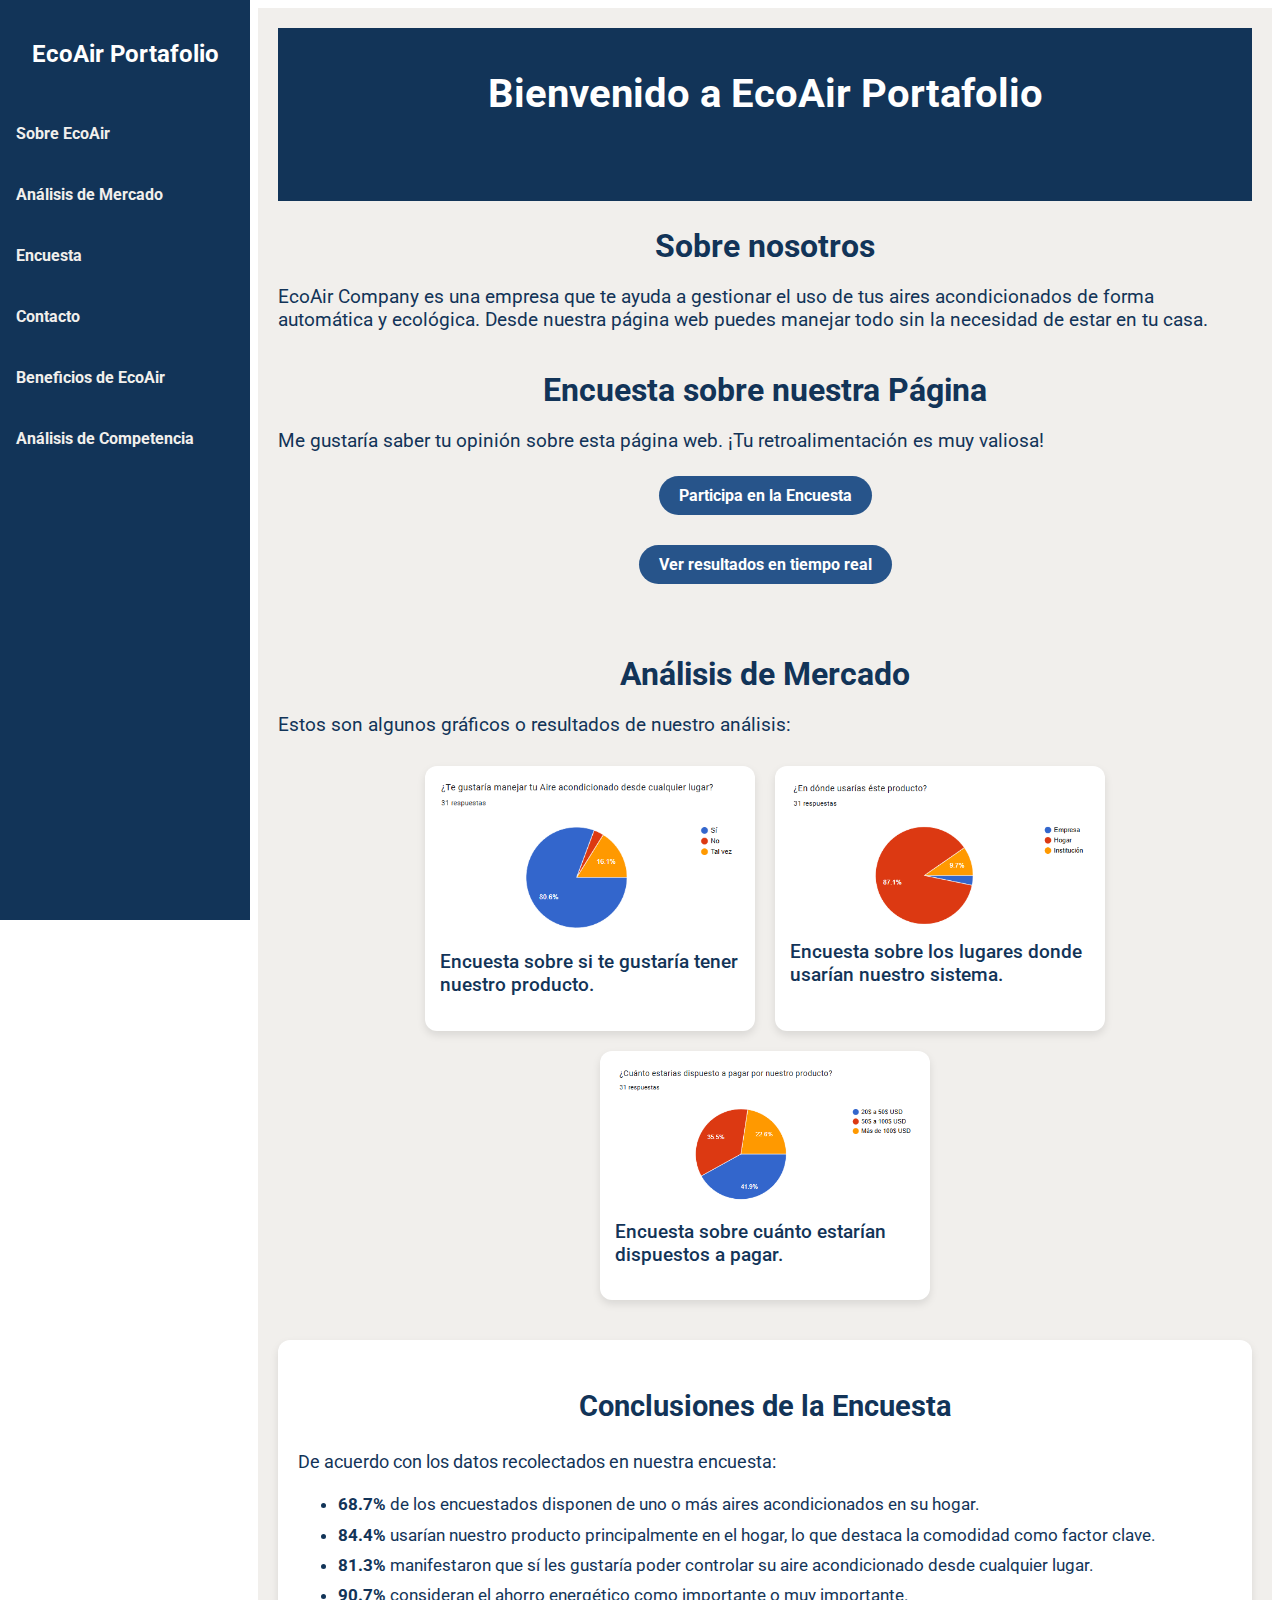
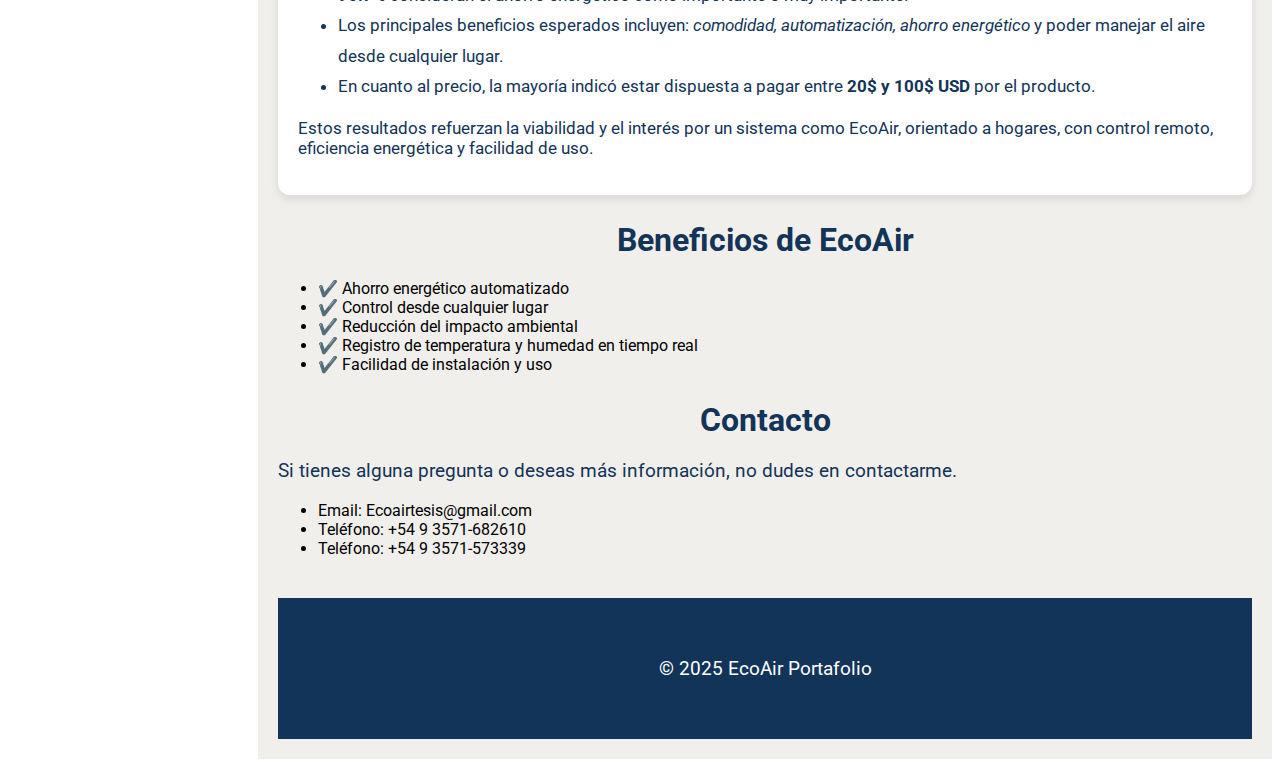
<file: inicio.html>
<!DOCTYPE html>
<html lang="es">
<head>
    <meta charset="UTF-8">
    <meta name="viewport" content="width=device-width, initial-scale=1.0">
    <title>EcoAir Portafolio</title>
    <link href="https://fonts.googleapis.com/css2?family=Roboto:wght@400;500&display=swap" rel="stylesheet"> <!-- Vinculando la tipografía Roboto -->
    <style>
        
  /* Fuentes */
body {
    font-family: 'Roboto', sans-serif;
}

/* Barra Lateral */
.sidebar {
    height: 100%;
    width: 250px;
    position: fixed;
    top: 0;
    left: 0;
    background-color: #123458; /* Color principal */
    padding-top: 20px;
    color: white;
}

.sidebar h2 {
    text-align: center;
    color: #F1EFEC; /* Color de texto claro */
    font-size: 24px;
    margin-bottom: 40px;
}

.sidebar a {
    display: block;
    color: #F1EFEC; /* Color claro */
    padding: 16px;
    text-decoration: none;
    font-weight: bold;
    margin-bottom: 10px;
}

.sidebar a:hover {
    background-color: #27548A; /* Color de fondo cuando el enlace es hover */
}

/* Contenido Principal */
.main-content {
    margin-left: 250px; /* Deja espacio para la barra lateral */
    padding: 20px;
    background-color: #F1EFEC; /* Fondo suave para el contenido */
}

header {
    background-color: #123458; /* Color del encabezado */
    color: white;
    padding: 15px;
    text-align: center;
}

h1 {
    font-size: 2.5em;
}

p {
    font-size: 1.2em;
    color: #123458; /* Color del texto principal */
}

/* Estilo de las Secciones */
.section-title {
    font-size: 2em;
    margin-bottom: 20px;
    text-align: center;
    color: #123458; /* Título de las secciones con color principal */
}

.about-me, .projects, .contact {
    margin-bottom: 40px;
}

/* Botones Estilo Personalizado */
.link-btn {
    display: inline-block;
    padding: 10px 20px;
    margin: 15px 0;
    background-color: #27548A; /* Color de fondo de botones */
    color: white;
    text-decoration: none;
    border-radius: 40px; /* Borde redondeado */
    font-weight: bold;
    transition: background-color 0.4s;
    transform: translateY(-30px); /* Efecto de desplazamiento hacia arriba */
}

.link-btn:hover {
    background-color: #123458; /* Color de hover para los botones */
}

/* Contenedor Principal */
.container {
    max-width: 1200px;
    margin: 0 auto;
}

/* Footer */
footer {
    text-align: center;
    padding: 20px;
    background-color: #123458; /* Color del pie de página */
    color: white;
}

/* ---------------------------- */
/*      Responsive Design       */
/* ---------------------------- */

@media (max-width: 768px) {
    .sidebar {
        width: 100%;
        height: auto;
        position: relative;
        padding: 10px 0;
        text-align: center;
    }

    .sidebar h2 {
        margin-bottom: 20px;
        font-size: 20px;
    }

    .sidebar a {
        display: inline-block;
        margin: 10px 5px;
        padding: 10px 15px;
        font-size: 14px;
    }

    .main-content {
        margin-left: 0;
        padding: 15px;
    }

    header h1 {
        font-size: 1.8em;
    }

    p, li {
        font-size: 1em;
    }

    .section-title {
        font-size: 1.5em;
    }

    /* Ajustar las tarjetas de análisis de mercado */
    .projects > div {
        flex-direction: column;
        align-items: center;
    }

    .projects > div > div {
        width: 90% !important;
    }
}

@media (max-width: 480px) {
    .link-btn {
        padding: 8px 16px;
        font-size: 14px;
        transform: none;
    }

    footer p {
        font-size: 14px;
    }
}


    </style>

</head>
<body>

<!-- Barra Lateral -->
<div class="sidebar">
    <h2 style="text-align:center; color: white;">EcoAir Portafolio</h2>
    <a href="#about">Sobre EcoAir</a>
    <a href="#projects">Análisis de Mercado</a>
    <a href="#survey">Encuesta</a>
    <a href="#contact">Contacto</a>
    <a href="#benefits">Beneficios de EcoAir</a>
    <a href="competencia.html">Análisis de Competencia</a>

</div>

<!-- Contenido Principal -->
<div class="main-content">
    <header>
        <h1>Bienvenido a EcoAir Portafolio</h1>
        <p>Un vistazo a nuestro proyecto y logros</p>
    </header>

    <div class="container">
        <!-- Sobre Mí -->
        <section id="about" class="about-me">
            <h2 class="section-title">Sobre nosotros</h2>
            <p>EcoAir Company es una empresa que te ayuda a gestionar el uso de tus aires acondicionados de forma automática y ecológica. Desde nuestra página web puedes manejar todo sin la necesidad de estar en tu casa.</p></p>
        </section>

          <!-- Encuesta -->
        <section id="survey" class="survey">
            <h2 class="section-title">Encuesta sobre nuestra Página</h2>
            <p>Me gustaría saber tu opinión sobre esta página web. ¡Tu retroalimentación es muy valiosa!</p>
            <br>
            <center>
            <a href="https://forms.gle/bVBQLDJweYLyMNzQA" target="_blank" class="link-btn">Participa en la Encuesta</a>
            <br>

            <a href="resultado.html" class="link-btn">Ver resultados en tiempo real</a>


</center>
        </section>


       <!-- Proyectos -->
<section id="projects" class="projects">
    <h2 class="section-title">Análisis de Mercado</h2>
    <p>Estos son algunos gráficos o resultados de nuestro análisis:</p>

    <div style="display: flex; flex-wrap: wrap; gap: 20px; justify-content: center; margin-top: 30px;">
        <!-- Tarjeta 1 -->
        <div style="background: white; border-radius: 12px; box-shadow: 0 4px 8px rgba(0,0,0,0.1); width: 300px; padding: 15px;">
            <img src="media/mercado1.png" alt="Gráfico de mercado 1" style="width:100%; border-radius: 8px;">
            <p style="margin-top: 10px; color: #123458; font-weight: 500;">Encuesta sobre si te gustaría tener nuestro producto.</p>
        </div>

        <!-- Tarjeta 2 -->
        <div style="background: white; border-radius: 12px; box-shadow: 0 4px 8px rgba(0,0,0,0.1); width: 300px; padding: 15px;">
            <img src="media/mercado2.png" alt="Gráfico de mercado 2" style="width:100%; border-radius: 8px;">
            <p style="margin-top: 10px; color: #123458; font-weight: 500;">Encuesta sobre los lugares donde usarían nuestro sistema.</p>
        </div>

        <!-- Tarjeta 3 -->
        <div style="background: white; border-radius: 12px; box-shadow: 0 4px 8px rgba(0,0,0,0.1); width: 300px; padding: 15px;">
            <img src="media/mercado3.png" alt="Gráfico de mercado 3" style="width:100%; border-radius: 8px;">
            <p style="margin-top: 10px; color: #123458; font-weight: 500;">Encuesta sobre cuánto estarían dispuestos a pagar.</p>
        </div>
    </div>

    <ul style="margin-top: 30px;">
    </ul>
</section>

<!-- Conclusión de la Encuesta -->
<div style="margin-top: 40px; padding: 20px; background-color: white; border-radius: 12px; box-shadow: 0 4px 8px rgba(0,0,0,0.1);">
    <h3 style="color: #123458; text-align: center; font-size: 1.8em;">Conclusiones de la Encuesta</h3>
    <p style="color: #123458; font-size: 1.1em; margin-top: 20px;">
        De acuerdo con los datos recolectados en nuestra encuesta:
    </p>
    <ul style="color: #123458; font-size: 1.05em; line-height: 1.8;">
        <li><strong>68.7%</strong> de los encuestados disponen de uno o más aires acondicionados en su hogar.</li>
        <li><strong>84.4%</strong> usarían nuestro producto principalmente en el hogar, lo que destaca la comodidad como factor clave.</li>
        <li><strong>81.3%</strong> manifestaron que sí les gustaría poder controlar su aire acondicionado desde cualquier lugar.</li>
        <li><strong>90.7%</strong> consideran el ahorro energético como importante o muy importante.</li>
        <li>Los principales beneficios esperados incluyen: <em>comodidad, automatización, ahorro energético</em> y poder manejar el aire desde cualquier lugar.</li>
        <li>En cuanto al precio, la mayoría indicó estar dispuesta a pagar entre <strong>20$ y 100$ USD</strong> por el producto.</li>
    </ul>
    <p style="color: #123458; font-size: 1.05em; margin-top: 15px;">
        Estos resultados refuerzan la viabilidad y el interés por un sistema como EcoAir, orientado a hogares, con control remoto, eficiencia energética y facilidad de uso.
    </p>
</div>


<!-- Beneficios -->
<section id="benefits" class="benefits">
    <h2 class="section-title">Beneficios de EcoAir</h2>
    <ul>
        <li>✔️ Ahorro energético automatizado</li>
        <li>✔️ Control desde cualquier lugar</li>
        <li>✔️ Reducción del impacto ambiental</li>
        <li>✔️ Registro de temperatura y humedad en tiempo real</li>
        <li>✔️ Facilidad de instalación y uso</li>
    </ul>
</section>


    
        <!-- Contacto -->
        <section id="contact" class="contact">
            <h2 class="section-title">Contacto</h2>
            <p>Si tienes alguna pregunta o deseas más información, no dudes en contactarme.</p>
            <ul>
            <li>Email: Ecoairtesis@gmail.com</li>
            <li>Teléfono: +54 9 3571-682610 </li>
            <li>Teléfono: +54 9 3571-573339 </li>
         </ul>
        </section>
    </div>

    <footer>
        <p style="text-align:center; padding: 20px; background-color: #123458; color: white;">&copy; 2025 EcoAir Portafolio</p>
    </footer>
</div>

</body>
</html>
</file>
